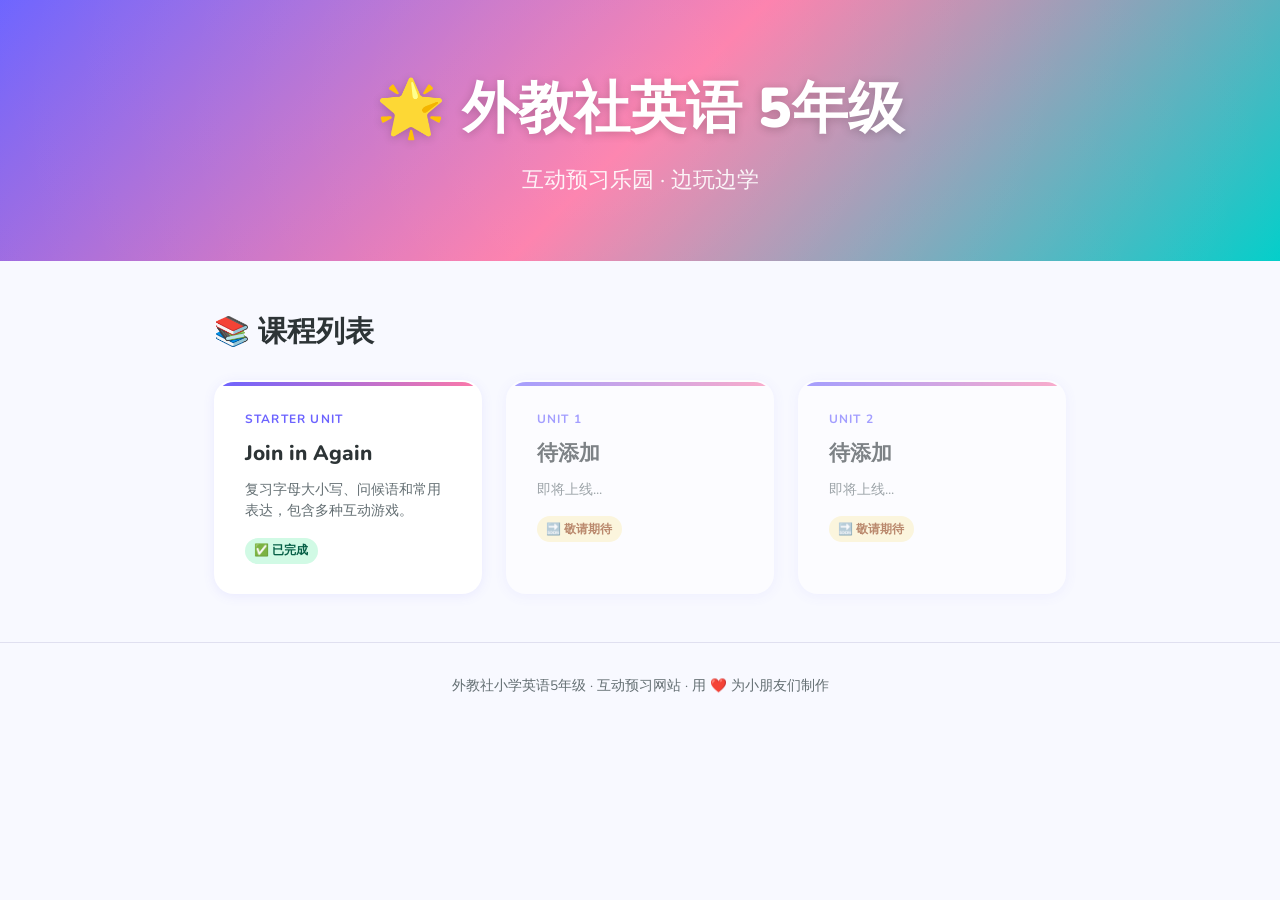
<file: index.html>
<!DOCTYPE html>
<html lang="zh-CN">
<head>
<meta charset="UTF-8">
<meta name="viewport" content="width=device-width, initial-scale=1.0">
<title>外教社小学英语5年级 - 预习乐园</title>
<meta name="description" content="外教社小学英语5年级互动预习网站，边玩边学。">
<link rel="preconnect" href="https://fonts.googleapis.com">
<link rel="preconnect" href="https://fonts.gstatic.com" crossorigin>
<link href="https://fonts.googleapis.com/css2?family=Nunito:wght@400;600;700;800;900&family=Quicksand:wght@400;600;700&display=swap" rel="stylesheet">
<link rel="stylesheet" href="shared/base.css">
<link rel="stylesheet" href="shared/style.css">
<style>
  .hero {
    background: linear-gradient(135deg, var(--primary) 0%, var(--secondary) 50%, var(--accent) 100%);
    color: white;
    padding: 4rem 2rem;
    text-align: center;
    position: relative;
    overflow: hidden;
  }
  .hero::before {
    content: '';
    position: absolute;
    top: -50%;
    left: -50%;
    width: 200%;
    height: 200%;
    background: radial-gradient(circle, rgba(255,255,255,0.1) 0%, transparent 60%);
    animation: heroGlow 6s ease-in-out infinite alternate;
  }
  @keyframes heroGlow {
    0% { transform: translate(0, 0); }
    100% { transform: translate(30px, 20px); }
  }
  .hero-title {
    font-size: clamp(2rem, 5vw, 3.5rem);
    font-weight: 900;
    text-shadow: 0 2px 10px rgba(0,0,0,0.2);
    margin-bottom: 0.5rem;
    position: relative;
  }
  .hero-subtitle {
    font-size: clamp(1rem, 2.5vw, 1.4rem);
    opacity: 0.9;
    position: relative;
  }
  .courses-section {
    max-width: 900px;
    margin: 3rem auto;
    padding: 0 1.5rem;
  }
  .section-title {
    font-size: 1.8rem;
    font-weight: 800;
    color: var(--text);
    margin-bottom: 1.5rem;
    display: flex;
    align-items: center;
    gap: 0.5rem;
  }
  .course-grid {
    display: grid;
    grid-template-columns: repeat(auto-fill, minmax(260px, 1fr));
    gap: 1.5rem;
  }
  .course-card {
    background: white;
    border-radius: var(--radius-lg);
    padding: 1.8rem;
    box-shadow: var(--shadow);
    transition: var(--transition);
    text-decoration: none;
    color: inherit;
    display: block;
    position: relative;
    overflow: hidden;
    border: 2px solid transparent;
  }
  .course-card::before {
    content: '';
    position: absolute;
    top: 0;
    left: 0;
    right: 0;
    height: 4px;
    background: linear-gradient(90deg, var(--primary), var(--secondary));
  }
  .course-card:hover {
    transform: translateY(-4px);
    box-shadow: var(--shadow-lg);
    border-color: var(--primary);
  }
  .course-card.coming-soon {
    opacity: 0.6;
    cursor: default;
    pointer-events: none;
  }
  .course-label {
    font-size: 0.75rem;
    font-weight: 700;
    text-transform: uppercase;
    letter-spacing: 0.1em;
    color: var(--primary);
    margin-bottom: 0.5rem;
  }
  .course-name {
    font-size: 1.3rem;
    font-weight: 800;
    color: var(--text);
    margin-bottom: 0.5rem;
  }
  .course-desc {
    font-size: 0.9rem;
    color: var(--text-light);
    line-height: 1.5;
  }
  .course-badge {
    display: inline-flex;
    align-items: center;
    gap: 0.3rem;
    font-size: 0.75rem;
    font-weight: 700;
    padding: 0.2rem 0.6rem;
    border-radius: 20px;
    margin-top: 1rem;
  }
  .badge-ready {
    background: #d1fae5;
    color: #065f46;
  }
  .badge-soon {
    background: #fef3c7;
    color: #92400e;
  }
  footer {
    text-align: center;
    padding: 2rem;
    color: var(--text-light);
    font-size: 0.85rem;
    border-top: 1px solid var(--border);
    margin-top: 3rem;
  }
</style>
</head>
<body>
<div class="hero">
  <div class="hero-title">🌟 外教社英语 5年级</div>
  <div class="hero-subtitle">互动预习乐园 · 边玩边学</div>
</div>
<main class="courses-section">
  <div class="section-title">📚 课程列表</div>
  <div class="course-grid">
    <a href="starter-unit/index.html" class="course-card">
      <div class="course-label">Starter Unit</div>
      <div class="course-name">Join in Again</div>
      <div class="course-desc">复习字母大小写、问候语和常用表达，包含多种互动游戏。</div>
      <span class="course-badge badge-ready">✅ 已完成</span>
    </a>
    <div class="course-card coming-soon">
      <div class="course-label">Unit 1</div>
      <div class="course-name">待添加</div>
      <div class="course-desc">即将上线...</div>
      <span class="course-badge badge-soon">🔜 敬请期待</span>
    </div>
    <div class="course-card coming-soon">
      <div class="course-label">Unit 2</div>
      <div class="course-name">待添加</div>
      <div class="course-desc">即将上线...</div>
      <span class="course-badge badge-soon">🔜 敬请期待</span>
    </div>
  </div>
</main>
<footer>
  <p>外教社小学英语5年级 · 互动预习网站 · 用 ❤️ 为小朋友们制作</p>
</footer>
</body>
</html>
</file>
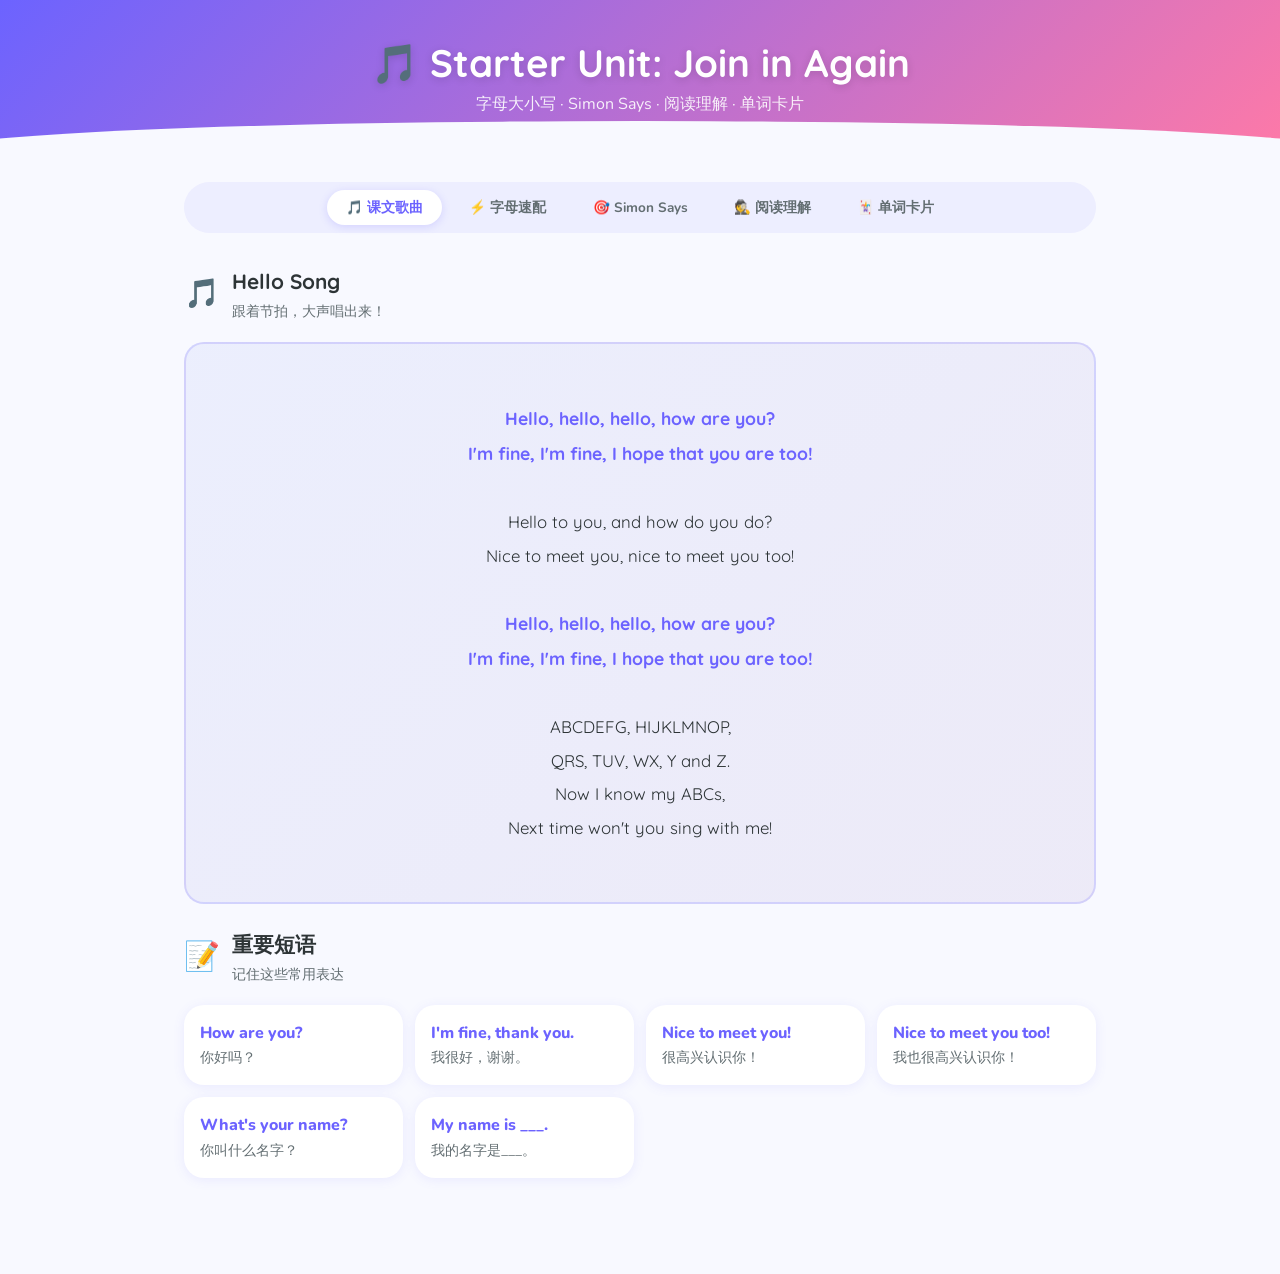
<file: starter-unit/index.html>
<!DOCTYPE html>
<html lang="zh-CN">
<head>
<meta charset="UTF-8">
<meta name="viewport" content="width=device-width, initial-scale=1.0">
<title>Starter Unit: Join in Again - 外教社英语5年级</title>
<meta name="description" content="Starter Unit预习：字母配对、Simon Says游戏、阅读理解、单词卡片。">
<link rel="preconnect" href="https://fonts.googleapis.com">
<link rel="preconnect" href="https://fonts.gstatic.com" crossorigin>
<link href="https://fonts.googleapis.com/css2?family=Nunito:wght@400;600;700;800;900&family=Quicksand:wght@400;600;700&display=swap" rel="stylesheet">
<link rel="stylesheet" href="../shared/base.css">
<link rel="stylesheet" href="../shared/style.css">
<style>
/* ===== SONG LYRICS ===== */
.lyrics-box {
  background: linear-gradient(135deg, #667eea15, #764ba215);
  border: 2px solid rgba(108,99,255,0.2);
  border-radius: var(--radius-lg);
  padding: 1.5rem;
  font-size: 1.05rem;
  line-height: 2;
  white-space: pre-wrap;
  font-family: var(--font-display);
  color: var(--text);
  text-align: center;
}

.lyrics-box .chorus {
  color: var(--primary);
  font-weight: 700;
  font-size: 1.1rem;
}

/* ===== ALPHABET SPEED GAME ===== */
.speed-arena {
  text-align: center;
  padding: 1rem 0;
}

.letter-display {
  font-size: clamp(4rem, 15vw, 7rem);
  font-weight: 900;
  font-family: var(--font-display);
  color: var(--primary);
  line-height: 1;
  margin: 1rem 0;
  text-shadow: 0 4px 20px rgba(108,99,255,0.3);
  transition: transform 0.1s;
}

.letter-display.pop {
  animation: letterPop 0.2s ease;
}

@keyframes letterPop {
  0%   { transform: scale(1); }
  50%  { transform: scale(1.3); }
  100% { transform: scale(1); }
}

.choice-grid {
  display: grid;
  grid-template-columns: repeat(4, 1fr);
  gap: 0.75rem;
  max-width: 360px;
  margin: 1rem auto;
}

.choice-btn {
  aspect-ratio: 1;
  font-size: clamp(1.4rem, 4vw, 2rem);
  font-weight: 900;
  font-family: var(--font-display);
  border-radius: var(--radius);
  background: white;
  color: var(--text);
  border: 2px solid var(--border);
  box-shadow: var(--shadow);
  transition: var(--transition);
  cursor: pointer;
}

.choice-btn:hover {
  border-color: var(--primary);
  color: var(--primary);
  transform: translateY(-2px);
  box-shadow: var(--shadow-lg);
}

.choice-btn.correct {
  background: var(--success);
  color: white;
  border-color: var(--success);
  animation: bounceIn 0.3s ease;
}

.choice-btn.wrong {
  background: var(--danger);
  color: white;
  border-color: var(--danger);
  animation: shakeX 0.3s ease;
}

.timer-ring {
  width: 64px;
  height: 64px;
  margin: 0.5rem auto;
}

.timer-ring svg {
  transform: rotate(-90deg);
}

.timer-ring circle {
  transition: stroke-dashoffset 0.1s linear;
}

.stats-row {
  display: flex;
  justify-content: center;
  gap: 2rem;
  flex-wrap: wrap;
  margin: 0.75rem 0;
}

.stat-item {
  text-align: center;
}

.stat-value {
  font-size: 1.8rem;
  font-weight: 900;
  color: var(--primary);
  font-family: var(--font-display);
  display: block;
}

.stat-label {
  font-size: 0.75rem;
  color: var(--text-light);
  text-transform: uppercase;
  letter-spacing: 0.08em;
}

/* ===== SIMON SAYS ===== */
.simon-arena {
  text-align: center;
}

.simon-command {
  font-size: clamp(1.4rem, 4vw, 2rem);
  font-weight: 800;
  padding: 1.2rem;
  border-radius: var(--radius-lg);
  margin-bottom: 1rem;
  transition: var(--transition);
  min-height: 80px;
  display: flex;
  align-items: center;
  justify-content: center;
  font-family: var(--font-display);
}

.simon-command.simon {
  background: linear-gradient(135deg, #667eea20, #764ba220);
  border: 2px solid var(--primary);
  color: var(--primary);
}

.simon-command.not-simon {
  background: linear-gradient(135deg, #fd79a820, #e8439320);
  border: 2px solid var(--secondary);
  color: var(--secondary-dark);
}

.simon-command.idle {
  background: var(--bg);
  border: 2px dashed var(--border);
  color: var(--text-muted);
}

.action-grid {
  display: grid;
  grid-template-columns: repeat(2, 1fr);
  gap: 0.75rem;
  max-width: 400px;
  margin: 0 auto;
}

.action-btn {
  padding: 1rem;
  border-radius: var(--radius);
  background: white;
  border: 2px solid var(--border);
  box-shadow: var(--shadow);
  font-size: 0.95rem;
  font-weight: 700;
  color: var(--text);
  cursor: pointer;
  transition: var(--transition);
  display: flex;
  flex-direction: column;
  align-items: center;
  gap: 0.3rem;
  font-family: inherit;
}

.action-btn .action-emoji {
  font-size: 2rem;
}

.action-btn:hover:not(:disabled) {
  border-color: var(--primary);
  color: var(--primary);
  transform: translateY(-2px);
  box-shadow: var(--shadow-lg);
}

.action-btn.hit-correct {
  background: var(--success);
  color: white;
  border-color: var(--success);
}

.action-btn.hit-wrong {
  background: var(--danger);
  color: white;
  border-color: var(--danger);
}

.simon-feedback {
  font-size: 1.1rem;
  font-weight: 700;
  min-height: 1.8rem;
  margin: 0.5rem 0;
}

/* ===== READING QUIZ ===== */
.passage-box {
  background: #fffbf0;
  border: 2px solid var(--warning);
  border-radius: var(--radius-lg);
  padding: 1.5rem;
  font-size: 1.05rem;
  line-height: 1.9;
  margin-bottom: 1.5rem;
  color: var(--text);
}

.passage-box strong {
  color: var(--primary);
}

.question-card {
  background: white;
  border-radius: var(--radius);
  padding: 1.2rem;
  box-shadow: var(--shadow);
  margin-bottom: 1rem;
}

.question-text {
  font-weight: 700;
  margin-bottom: 0.75rem;
  color: var(--text);
  font-size: 1rem;
}

.options-grid {
  display: grid;
  grid-template-columns: 1fr 1fr;
  gap: 0.5rem;
}

.option-btn {
  padding: 0.5rem 0.75rem;
  border-radius: var(--radius);
  background: var(--bg);
  border: 2px solid var(--border);
  font-size: 0.9rem;
  font-weight: 600;
  color: var(--text);
  cursor: pointer;
  transition: var(--transition);
  text-align: left;
  font-family: inherit;
}

.option-btn:hover:not(:disabled) {
  border-color: var(--primary);
  color: var(--primary);
}

.option-btn.correct {
  background: var(--success);
  color: white;
  border-color: var(--success);
}

.option-btn.wrong {
  background: var(--danger);
  color: white;
  border-color: var(--danger);
}

.option-btn.reveal-correct {
  background: rgba(0,184,148,0.15);
  border-color: var(--success);
  color: var(--success-dark);
}

/* ===== FLASHCARDS ===== */
.flashcard-wrap {
  max-width: 340px;
  margin: 0 auto;
  height: 200px;
}

.flashcard-front {
  background: linear-gradient(135deg, var(--primary), var(--primary-dark));
  color: white;
  font-size: 2.5rem;
}

.flashcard-back {
  background: linear-gradient(135deg, var(--secondary), var(--secondary-dark));
  color: white;
  font-size: 1.3rem;
  text-align: center;
  padding: 1rem;
}

.flashcard-nav {
  display: flex;
  align-items: center;
  justify-content: center;
  gap: 1rem;
  margin-top: 1rem;
}

.card-counter {
  font-weight: 700;
  color: var(--text-light);
  font-size: 0.9rem;
}

/* ===== SECTION SPACING ===== */
.game-section {
  margin: 2rem 0;
}

.section-header {
  display: flex;
  align-items: center;
  gap: 0.75rem;
  margin-bottom: 1.2rem;
}

.section-icon {
  font-size: 1.8rem;
}

.section-title-text {
  font-size: 1.3rem;
  font-weight: 800;
  color: var(--text);
  font-family: var(--font-display);
}

.section-subtitle {
  font-size: 0.85rem;
  color: var(--text-light);
  margin-top: 0.15rem;
}
</style>
</head>
<body>

<header class="page-header">
  <h1>🎵 Starter Unit: Join in Again</h1>
  <p>字母大小写 · Simon Says · 阅读理解 · 单词卡片</p>
</header>

<main class="container" style="padding-top:2rem; padding-bottom:4rem;">

  <!-- NAV TABS -->
  <nav style="margin-bottom:2rem;">
    <div class="tabs" id="mainTabs">
      <button class="tab-btn active" data-tab="song">🎵 课文歌曲</button>
      <button class="tab-btn" data-tab="alphabet">⚡ 字母速配</button>
      <button class="tab-btn" data-tab="simon">🎯 Simon Says</button>
      <button class="tab-btn" data-tab="reading">🕵️ 阅读理解</button>
      <button class="tab-btn" data-tab="flashcards">🃏 单词卡片</button>
    </div>
  </nav>

  <!-- ===== TAB: SONG ===== -->
  <section id="tab-song" class="game-section">
    <div class="section-header">
      <span class="section-icon">🎵</span>
      <div>
        <div class="section-title-text">Hello Song</div>
        <div class="section-subtitle">跟着节拍，大声唱出来！</div>
      </div>
    </div>
    <div class="lyrics-box">
<span class="chorus">Hello, hello, hello, how are you?
I'm fine, I'm fine, I hope that you are too!</span>

Hello to you, and how do you do?
Nice to meet you, nice to meet you too!

<span class="chorus">Hello, hello, hello, how are you?
I'm fine, I'm fine, I hope that you are too!</span>

ABCDEFG, HIJKLMNOP,
QRS, TUV, WX, Y and Z.
Now I know my ABCs,
Next time won't you sing with me!
    </div>
    <div style="margin-top:1.5rem;">
      <div class="section-header">
        <span class="section-icon">📝</span>
        <div>
          <div class="section-title-text">重要短语</div>
          <div class="section-subtitle">记住这些常用表达</div>
        </div>
      </div>
      <div style="display:grid; grid-template-columns: repeat(auto-fill, minmax(200px,1fr)); gap:0.75rem;">
        <div class="card" style="padding:1rem;">
          <div style="font-weight:800; color:var(--primary);">How are you?</div>
          <div style="color:var(--text-light); font-size:0.9rem;">你好吗？</div>
        </div>
        <div class="card" style="padding:1rem;">
          <div style="font-weight:800; color:var(--primary);">I'm fine, thank you.</div>
          <div style="color:var(--text-light); font-size:0.9rem;">我很好，谢谢。</div>
        </div>
        <div class="card" style="padding:1rem;">
          <div style="font-weight:800; color:var(--primary);">Nice to meet you!</div>
          <div style="color:var(--text-light); font-size:0.9rem;">很高兴认识你！</div>
        </div>
        <div class="card" style="padding:1rem;">
          <div style="font-weight:800; color:var(--primary);">Nice to meet you too!</div>
          <div style="color:var(--text-light); font-size:0.9rem;">我也很高兴认识你！</div>
        </div>
        <div class="card" style="padding:1rem;">
          <div style="font-weight:800; color:var(--primary);">What's your name?</div>
          <div style="color:var(--text-light); font-size:0.9rem;">你叫什么名字？</div>
        </div>
        <div class="card" style="padding:1rem;">
          <div style="font-weight:800; color:var(--primary);">My name is ___.</div>
          <div style="color:var(--text-light); font-size:0.9rem;">我的名字是___。</div>
        </div>
      </div>
    </div>
  </section>

  <!-- ===== TAB: ALPHABET SPEED ===== -->
  <section id="tab-alphabet" class="game-section" style="display:none;">
    <div class="section-header">
      <span class="section-icon">⚡</span>
      <div>
        <div class="section-title-text">字母大小写速配</div>
        <div class="section-subtitle">看大写找小写（或反过来），越快越好！</div>
      </div>
    </div>
    <div class="card">
      <div class="card-body speed-arena">
        <div class="stats-row">
          <div class="stat-item">
            <span class="stat-value" id="scoreVal">0</span>
            <span class="stat-label">得分</span>
          </div>
          <div class="stat-item">
            <div class="timer-ring">
              <svg width="64" height="64" viewBox="0 0 64 64">
                <circle cx="32" cy="32" r="27" fill="none" stroke="#e0e0f0" stroke-width="5"/>
                <circle id="timerArc" cx="32" cy="32" r="27" fill="none" stroke="#6c63ff"
                  stroke-width="5" stroke-linecap="round"
                  stroke-dasharray="169.6" stroke-dashoffset="0"/>
              </svg>
            </div>
            <span class="stat-label">时间</span>
          </div>
          <div class="stat-item">
            <span class="stat-value" id="streakVal">0</span>
            <span class="stat-label">连击</span>
          </div>
        </div>
        <div id="letterPrompt" class="letter-display">A</div>
        <div id="promptLabel" style="color:var(--text-light); font-size:0.85rem; margin-bottom:0.5rem;">找出对应的小写字母</div>
        <div class="choice-grid" id="choiceGrid"></div>
        <div id="alphabetResult" style="min-height:1.5rem; font-weight:700; font-size:1.1rem;"></div>
        <div style="margin-top:1rem;">
          <button class="btn btn-primary btn-lg" id="startAlphabetBtn">▶ 开始游戏</button>
        </div>
      </div>
    </div>
  </section>

  <!-- ===== TAB: SIMON SAYS ===== -->
  <section id="tab-simon" class="game-section" style="display:none;">
    <div class="section-header">
      <span class="section-icon">🎯</span>
      <div>
        <div class="section-title-text">Simon Says</div>
        <div class="section-subtitle">只有说 "Simon says" 才需要执行！</div>
      </div>
    </div>
    <div class="card">
      <div class="card-body simon-arena">
        <div class="stats-row" style="margin-bottom:1rem;">
          <div class="stat-item">
            <span class="stat-value" id="simonScore">0</span>
            <span class="stat-label">得分</span>
          </div>
          <div class="stat-item">
            <span class="stat-value" id="simonLives">❤️❤️❤️</span>
            <span class="stat-label">生命</span>
          </div>
          <div class="stat-item">
            <span class="stat-value" id="simonRound">0</span>
            <span class="stat-label">轮次</span>
          </div>
        </div>
        <div id="simonCommand" class="simon-command idle">按下「开始」准备好！</div>
        <div id="simonFeedback" class="simon-feedback"></div>
        <div class="action-grid" id="actionGrid"></div>
        <div style="margin-top:1.2rem;">
          <button class="btn btn-primary btn-lg" id="startSimonBtn">▶ 开始游戏</button>
        </div>
      </div>
    </div>
  </section>

  <!-- ===== TAB: READING ===== -->
  <section id="tab-reading" class="game-section" style="display:none;">
    <div class="section-header">
      <span class="section-icon">🕵️</span>
      <div>
        <div class="section-title-text">阅读理解</div>
        <div class="section-subtitle">读懂短文，回答问题</div>
      </div>
    </div>
    <div class="passage-box">
      <strong>My name is Tom.</strong> I am 10 years old. I am a student. I have a good friend. <strong>Her name is Lucy.</strong> She is 10 years old too. We are in the same class. Our teacher's name is <strong>Miss Green</strong>. She is very kind. We love our class!
    </div>
    <div id="quizContainer"></div>
    <div id="readingResult" style="margin-top:1rem;"></div>
  </section>

  <!-- ===== TAB: FLASHCARDS ===== -->
  <section id="tab-flashcards" class="game-section" style="display:none;">
    <div class="section-header">
      <span class="section-icon">🃏</span>
      <div>
        <div class="section-title-text">单词翻转卡片</div>
        <div class="section-subtitle">点击卡片翻转，查看中文意思</div>
      </div>
    </div>
    <div class="flashcard-wrap">
      <div class="flip-card" id="flashcard">
        <div class="flip-card-inner">
          <div class="flip-card-front flashcard-front"></div>
          <div class="flip-card-back flashcard-back"></div>
        </div>
      </div>
    </div>
    <div class="flashcard-nav">
      <button class="btn btn-secondary" id="prevCard">← 上一张</button>
      <span class="card-counter" id="cardCounter">1 / 10</span>
      <button class="btn btn-secondary" id="nextCard">下一张 →</button>
    </div>
    <p style="text-align:center; color:var(--text-light); font-size:0.85rem; margin-top:0.75rem;">点击卡片翻转 · 共 10 张</p>
  </section>

</main>

<script src="app.js"></script>
</body>
</html>
</file>
<file: shared/base.css>
*, *::before, *::after {
  box-sizing: border-box;
  margin: 0;
  padding: 0;
}

html {
  font-size: 16px;
  -webkit-text-size-adjust: 100%;
}

body {
  font-family: 'Nunito', 'PingFang SC', 'Microsoft YaHei', sans-serif;
  line-height: 1.6;
  color: #1a1a2e;
  background: #f8f9ff;
  min-height: 100vh;
}

img {
  max-width: 100%;
  height: auto;
  display: block;
}

button {
  cursor: pointer;
  border: none;
  background: none;
  font-family: inherit;
}

a {
  color: inherit;
  text-decoration: none;
}

ul, ol {
  list-style: none;
}

input, textarea, select {
  font-family: inherit;
  font-size: inherit;
}

h1, h2, h3, h4, h5, h6 {
  line-height: 1.2;
}
</file>
<file: shared/style.css>
:root {
  --primary: #6c63ff;
  --primary-dark: #5a52d5;
  --primary-light: #a29bfe;
  --secondary: #fd79a8;
  --secondary-dark: #e84393;
  --accent: #00cec9;
  --accent-dark: #00b5b0;
  --warning: #fdcb6e;
  --warning-dark: #e17055;
  --success: #00b894;
  --success-dark: #00a381;
  --danger: #d63031;
  --text: #2d3436;
  --text-light: #636e72;
  --text-muted: #b2bec3;
  --bg: #f8f9ff;
  --bg-card: #ffffff;
  --border: #e0e0f0;
  --border-focus: #6c63ff;
  --shadow: 0 2px 12px rgba(108,99,255,0.1);
  --shadow-lg: 0 8px 32px rgba(108,99,255,0.2);
  --shadow-xl: 0 20px 60px rgba(108,99,255,0.25);
  --radius: 12px;
  --radius-lg: 20px;
  --radius-xl: 28px;
  --transition: all 0.25s cubic-bezier(0.4, 0, 0.2, 1);
  --font-display: 'Quicksand', 'Nunito', sans-serif;
}

/* ========== LAYOUT ========== */
.container {
  max-width: 960px;
  margin: 0 auto;
  padding: 0 1.5rem;
}

.page-header {
  background: linear-gradient(135deg, var(--primary) 0%, var(--secondary) 100%);
  color: white;
  padding: 2.5rem 1.5rem 2rem;
  text-align: center;
  position: relative;
  overflow: hidden;
}

.page-header::after {
  content: '';
  position: absolute;
  bottom: -1px;
  left: 0;
  right: 0;
  height: 30px;
  background: var(--bg);
  clip-path: ellipse(55% 100% at 50% 100%);
}

.page-header h1 {
  font-size: clamp(1.6rem, 4vw, 2.4rem);
  font-weight: 900;
  font-family: var(--font-display);
  text-shadow: 0 2px 8px rgba(0,0,0,0.15);
  position: relative;
}

.page-header p {
  margin-top: 0.4rem;
  font-size: 1rem;
  opacity: 0.9;
  position: relative;
}

/* ========== CARDS ========== */
.card {
  background: var(--bg-card);
  border-radius: var(--radius-lg);
  box-shadow: var(--shadow);
  overflow: hidden;
  transition: var(--transition);
}

.card:hover {
  box-shadow: var(--shadow-lg);
  transform: translateY(-2px);
}

.card-header {
  padding: 1.2rem 1.5rem;
  border-bottom: 1px solid var(--border);
  font-weight: 700;
  font-size: 1rem;
  display: flex;
  align-items: center;
  gap: 0.5rem;
}

.card-body {
  padding: 1.5rem;
}

/* ========== BUTTONS ========== */
.btn {
  display: inline-flex;
  align-items: center;
  justify-content: center;
  gap: 0.4rem;
  padding: 0.6rem 1.4rem;
  border-radius: 50px;
  font-weight: 700;
  font-size: 0.95rem;
  transition: var(--transition);
  cursor: pointer;
  border: 2px solid transparent;
  white-space: nowrap;
  font-family: inherit;
}

.btn-primary {
  background: var(--primary);
  color: white;
  box-shadow: 0 4px 14px rgba(108,99,255,0.35);
}

.btn-primary:hover {
  background: var(--primary-dark);
  transform: translateY(-2px);
  box-shadow: 0 6px 20px rgba(108,99,255,0.45);
}

.btn-primary:active {
  transform: translateY(0);
}

.btn-secondary {
  background: white;
  color: var(--primary);
  border-color: var(--primary);
}

.btn-secondary:hover {
  background: var(--primary);
  color: white;
}

.btn-success {
  background: var(--success);
  color: white;
  box-shadow: 0 4px 14px rgba(0,184,148,0.35);
}

.btn-success:hover {
  background: var(--success-dark);
  transform: translateY(-2px);
}

.btn-warning {
  background: var(--warning);
  color: var(--text);
  box-shadow: 0 4px 14px rgba(253,203,110,0.35);
}

.btn-warning:hover {
  background: var(--warning-dark);
  color: white;
  transform: translateY(-2px);
}

.btn-lg {
  padding: 0.85rem 2rem;
  font-size: 1.1rem;
}

.btn-sm {
  padding: 0.35rem 0.9rem;
  font-size: 0.82rem;
}

.btn:disabled {
  opacity: 0.5;
  cursor: not-allowed;
  transform: none !important;
  box-shadow: none !important;
}

/* ========== TABS ========== */
.tabs {
  display: flex;
  gap: 0.5rem;
  padding: 0.5rem;
  background: rgba(108,99,255,0.08);
  border-radius: 50px;
  flex-wrap: wrap;
  justify-content: center;
}

.tab-btn {
  padding: 0.5rem 1.2rem;
  border-radius: 50px;
  font-weight: 700;
  font-size: 0.85rem;
  color: var(--text-light);
  transition: var(--transition);
  cursor: pointer;
  border: none;
  background: none;
  font-family: inherit;
  white-space: nowrap;
}

.tab-btn:hover {
  color: var(--primary);
  background: rgba(108,99,255,0.1);
}

.tab-btn.active {
  background: white;
  color: var(--primary);
  box-shadow: 0 2px 8px rgba(108,99,255,0.2);
}

/* ========== PROGRESS ========== */
.progress-bar-wrap {
  background: rgba(108,99,255,0.1);
  border-radius: 50px;
  height: 8px;
  overflow: hidden;
}

.progress-bar {
  height: 100%;
  background: linear-gradient(90deg, var(--primary), var(--secondary));
  border-radius: 50px;
  transition: width 0.4s ease;
}

/* ========== BADGES ========== */
.badge {
  display: inline-flex;
  align-items: center;
  gap: 0.25rem;
  padding: 0.15rem 0.55rem;
  border-radius: 20px;
  font-size: 0.72rem;
  font-weight: 700;
  text-transform: uppercase;
  letter-spacing: 0.05em;
}

.badge-primary { background: rgba(108,99,255,0.12); color: var(--primary); }
.badge-success { background: rgba(0,184,148,0.12); color: var(--success-dark); }
.badge-warning { background: rgba(253,203,110,0.2); color: #b7791f; }
.badge-danger  { background: rgba(214,48,49,0.1);  color: var(--danger); }

/* ========== ALERTS ========== */
.alert {
  padding: 0.9rem 1.2rem;
  border-radius: var(--radius);
  font-weight: 600;
  font-size: 0.95rem;
  display: flex;
  align-items: center;
  gap: 0.6rem;
  border-left: 4px solid;
}

.alert-success { background: #d1fae5; border-color: var(--success); color: #065f46; }
.alert-warning { background: #fef3c7; border-color: var(--warning);  color: #92400e; }
.alert-danger  { background: #fee2e2; border-color: var(--danger);   color: #991b1b; }
.alert-info    { background: #ede9fe; border-color: var(--primary);  color: #4c1d95; }

/* ========== GAME STATES ========== */
.result-correct {
  animation: bounceIn 0.4s ease;
  color: var(--success);
}

.result-wrong {
  animation: shakeX 0.4s ease;
  color: var(--danger);
}

@keyframes bounceIn {
  0%   { transform: scale(0.5); opacity: 0; }
  60%  { transform: scale(1.15); }
  100% { transform: scale(1); opacity: 1; }
}

@keyframes shakeX {
  0%, 100% { transform: translateX(0); }
  20%, 60% { transform: translateX(-6px); }
  40%, 80% { transform: translateX(6px); }
}

/* ========== CONFETTI CELEBRATION ========== */
.confetti-piece {
  position: fixed;
  width: 10px;
  height: 10px;
  top: -10px;
  border-radius: 2px;
  animation: confettiFall linear forwards;
  pointer-events: none;
  z-index: 9999;
}

@keyframes confettiFall {
  0%   { transform: translateY(0) rotate(0deg); opacity: 1; }
  100% { transform: translateY(110vh) rotate(720deg); opacity: 0; }
}

/* ========== FLIP CARD ========== */
.flip-card {
  perspective: 1000px;
  cursor: pointer;
}

.flip-card-inner {
  position: relative;
  width: 100%;
  height: 100%;
  transition: transform 0.5s cubic-bezier(0.4, 0, 0.2, 1);
  transform-style: preserve-3d;
}

.flip-card.flipped .flip-card-inner {
  transform: rotateY(180deg);
}

.flip-card-front,
.flip-card-back {
  position: absolute;
  width: 100%;
  height: 100%;
  backface-visibility: hidden;
  -webkit-backface-visibility: hidden;
  border-radius: var(--radius-lg);
  display: flex;
  align-items: center;
  justify-content: center;
  font-weight: 700;
}

.flip-card-back {
  transform: rotateY(180deg);
}

/* ========== RESPONSIVE ========== */
@media (max-width: 600px) {
  .page-header {
    padding: 2rem 1rem 1.5rem;
  }
  .card-body {
    padding: 1rem;
  }
  .btn-lg {
    padding: 0.7rem 1.5rem;
    font-size: 1rem;
  }
}

/* ========== SCROLLBAR ========== */
::-webkit-scrollbar {
  width: 6px;
}
::-webkit-scrollbar-track {
  background: var(--bg);
}
::-webkit-scrollbar-thumb {
  background: var(--primary-light);
  border-radius: 3px;
}
::-webkit-scrollbar-thumb:hover {
  background: var(--primary);
}
</file>
